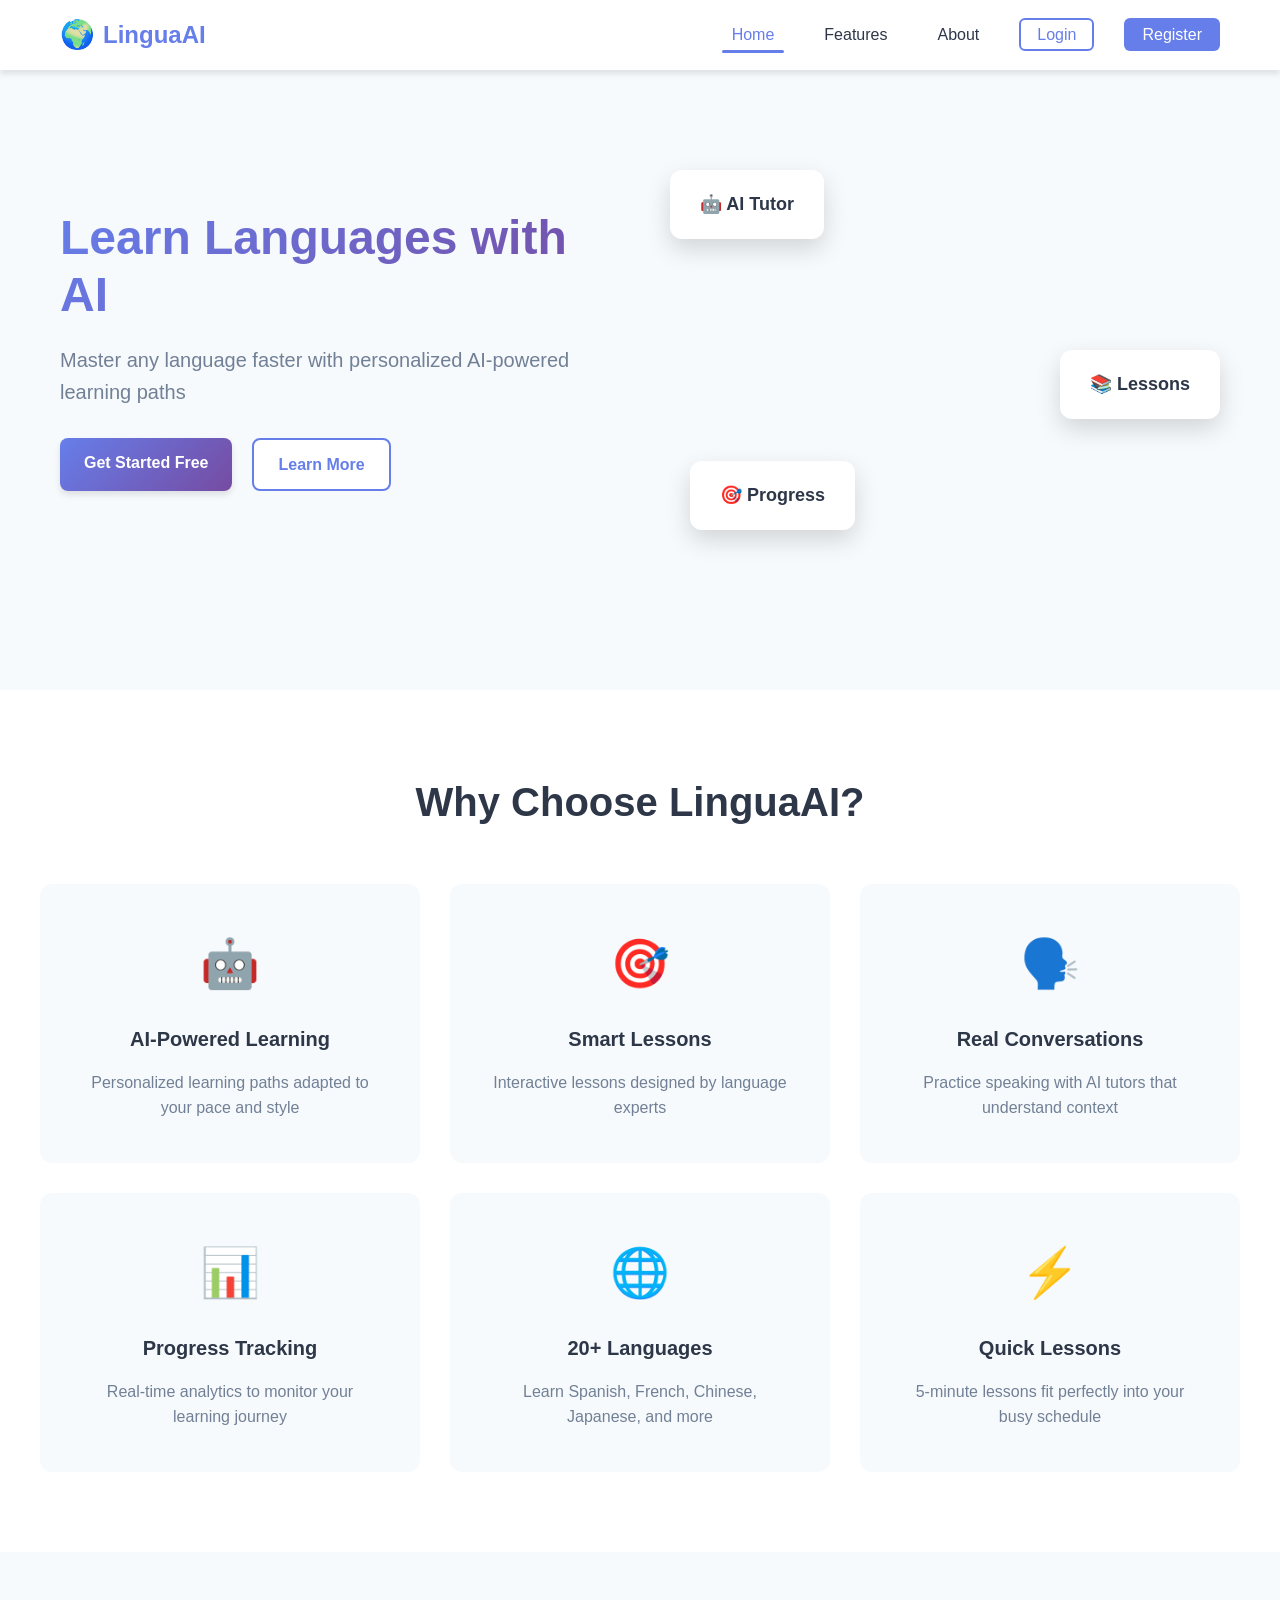
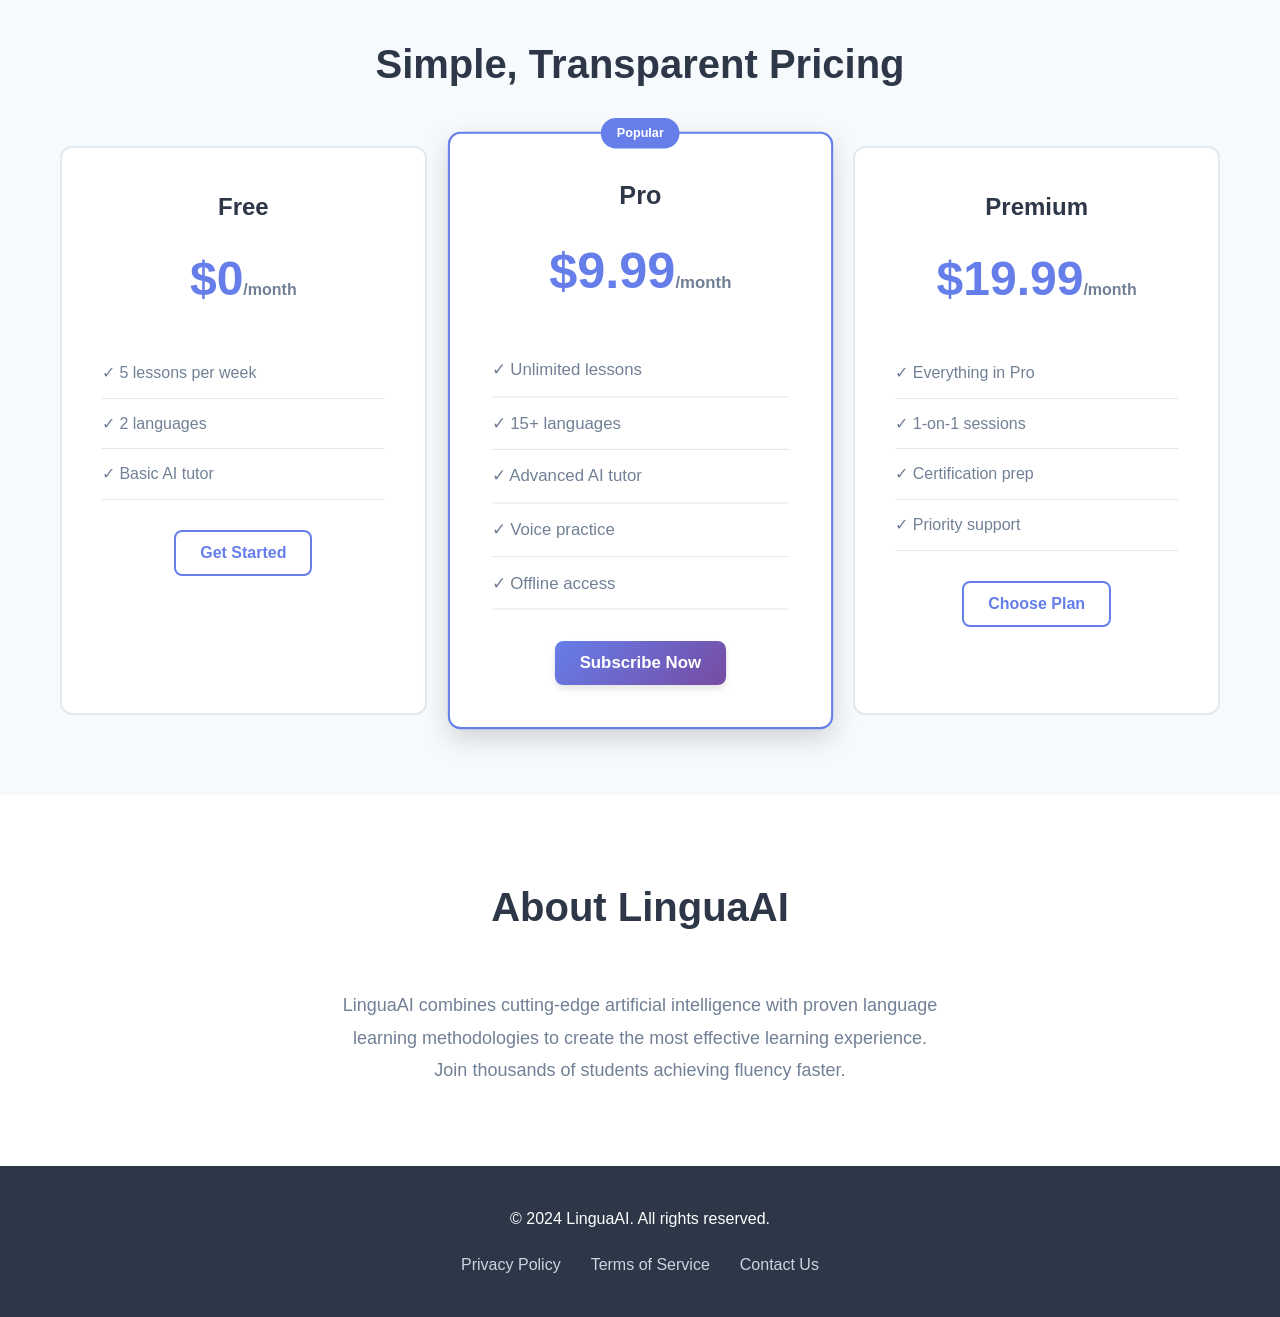
<file: index.html>
<!DOCTYPE html>
<html lang="en">
<head>
    <meta charset="UTF-8">
    <meta name="viewport" content="width=device-width, initial-scale=1.0">
    <title>LinguaAI - AI-Powered Language Learning</title>
    <link rel="stylesheet" href="styles.css">
</head>
<body>
    <!-- Navigation -->
    <nav class="navbar">
        <div class="nav-container">
            <a href="index.html" class="nav-logo">
                <span class="logo-icon">🌍</span> LinguaAI
            </a>
            <ul class="nav-menu">
                <li class="nav-item"><a href="index.html" class="nav-link active">Home</a></li>
                <li class="nav-item"><a href="#features" class="nav-link">Features</a></li>
                <li class="nav-item"><a href="#about" class="nav-link">About</a></li>
                <li class="nav-item"><a href="login.html" class="nav-link btn-login">Login</a></li>
                <li class="nav-item"><a href="register.html" class="nav-link btn-register">Register</a></li>
            </ul>
        </div>
    </nav>

    <!-- Hero Section -->
    <section class="hero">
        <div class="hero-content">
            <h1>Learn Languages with AI</h1>
            <p>Master any language faster with personalized AI-powered learning paths</p>
            <div class="hero-buttons">
                <a href="register.html" class="btn btn-primary">Get Started Free</a>
                <a href="#features" class="btn btn-secondary">Learn More</a>
            </div>
        </div>
        <div class="hero-image">
            <div class="floating-card">🤖 AI Tutor</div>
            <div class="floating-card">📚 Lessons</div>
            <div class="floating-card">🎯 Progress</div>
        </div>
    </section>

    <!-- Features Section -->
    <section id="features" class="features">
        <h2>Why Choose LinguaAI?</h2>
        <div class="features-grid">
            <div class="feature-card">
                <div class="feature-icon">🤖</div>
                <h3>AI-Powered Learning</h3>
                <p>Personalized learning paths adapted to your pace and style</p>
            </div>
            <div class="feature-card">
                <div class="feature-icon">🎯</div>
                <h3>Smart Lessons</h3>
                <p>Interactive lessons designed by language experts</p>
            </div>
            <div class="feature-card">
                <div class="feature-icon">🗣️</div>
                <h3>Real Conversations</h3>
                <p>Practice speaking with AI tutors that understand context</p>
            </div>
            <div class="feature-card">
                <div class="feature-icon">📊</div>
                <h3>Progress Tracking</h3>
                <p>Real-time analytics to monitor your learning journey</p>
            </div>
            <div class="feature-card">
                <div class="feature-icon">🌐</div>
                <h3>20+ Languages</h3>
                <p>Learn Spanish, French, Chinese, Japanese, and more</p>
            </div>
            <div class="feature-card">
                <div class="feature-icon">⚡</div>
                <h3>Quick Lessons</h3>
                <p>5-minute lessons fit perfectly into your busy schedule</p>
            </div>
        </div>
    </section>

    <!-- Pricing Section -->
    <section id="pricing" class="pricing">
        <h2>Simple, Transparent Pricing</h2>
        <div class="pricing-grid">
            <div class="pricing-card">
                <h3>Free</h3>
                <p class="price">$0<span>/month</span></p>
                <ul class="pricing-features">
                    <li>✓ 5 lessons per week</li>
                    <li>✓ 2 languages</li>
                    <li>✓ Basic AI tutor</li>
                </ul>
                <button class="btn btn-secondary" onclick="window.location.href='register.html'">Get Started</button>
            </div>
            <div class="pricing-card featured">
                <div class="badge">Popular</div>
                <h3>Pro</h3>
                <p class="price">$9.99<span>/month</span></p>
                <ul class="pricing-features">
                    <li>✓ Unlimited lessons</li>
                    <li>✓ 15+ languages</li>
                    <li>✓ Advanced AI tutor</li>
                    <li>✓ Voice practice</li>
                    <li>✓ Offline access</li>
                </ul>
                <button class="btn btn-primary">Subscribe Now</button>
            </div>
            <div class="pricing-card">
                <h3>Premium</h3>
                <p class="price">$19.99<span>/month</span></p>
                <ul class="pricing-features">
                    <li>✓ Everything in Pro</li>
                    <li>✓ 1-on-1 sessions</li>
                    <li>✓ Certification prep</li>
                    <li>✓ Priority support</li>
                </ul>
                <button class="btn btn-secondary" onclick="window.location.href='register.html'">Choose Plan</button>
            </div>
        </div>
    </section>

    <!-- About Section -->
    <section id="about" class="about">
        <h2>About LinguaAI</h2>
        <p>LinguaAI combines cutting-edge artificial intelligence with proven language learning methodologies to create the most effective learning experience. Join thousands of students achieving fluency faster.</p>
    </section>

    <!-- Footer -->
    <footer class="footer">
        <div class="footer-content">
            <p>&copy; 2024 LinguaAI. All rights reserved.</p>
            <ul class="footer-links">
                <li><a href="#privacy">Privacy Policy</a></li>
                <li><a href="#terms">Terms of Service</a></li>
                <li><a href="#contact">Contact Us</a></li>
            </ul>
        </div>
    </footer>

    <script src="script.js"></script>
</body>
</html>
</file>
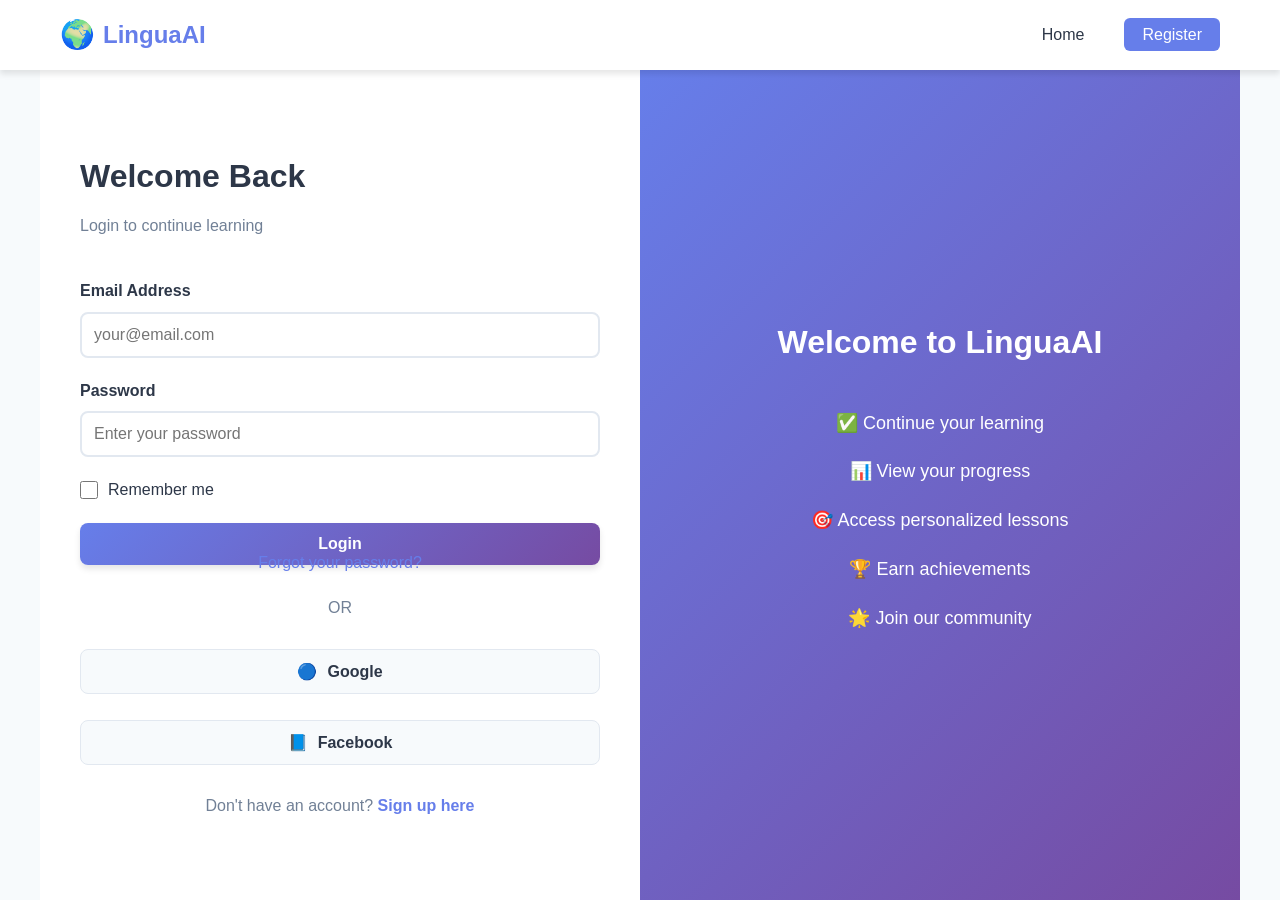
<file: dashboard.html>
<!DOCTYPE html>
<html lang="en">
<head>
    <meta charset="UTF-8">
    <meta name="viewport" content="width=device-width, initial-scale=1.0">
    <title>Dashboard - LinguaAI</title>
    <link rel="stylesheet" href="styles.css">
</head>
<body class="dashboard-page">
    <!-- Navigation -->
    <nav class="navbar dashboard-navbar">
        <div class="nav-container">
            <a href="dashboard.html" class="nav-logo">
                <span class="logo-icon">🌍</span> LinguaAI
            </a>
            <ul class="nav-menu">
                <li class="nav-item"><a href="#profile" class="nav-link">👤 Profile</a></li>
                <li class="nav-item"><a href="#settings" class="nav-link">⚙️ Settings</a></li>
                <li class="nav-item"><a href="index.html" class="nav-link btn-logout" onclick="handleLogout()">Logout</a></li>
            </ul>
        </div>
    </nav>

    <div class="dashboard-container">
        <!-- Sidebar -->
        <aside class="dashboard-sidebar">
            <div class="user-profile">
                <div class="user-avatar">JD</div>
                <h3 id="userName">John Doe</h3>
                <p id="userLevel">Beginner</p>
            </div>

            <nav class="sidebar-menu">
                <a href="#overview" class="menu-item active" onclick="switchTab('overview')">
                    <span>📊</span> Overview
                </a>
                <a href="#courses" class="menu-item" onclick="switchTab('courses')">
                    <span>📚</span> My Courses
                </a>
                <a href="#lessons" class="menu-item" onclick="switchTab('lessons')">
                    <span>🎯</span> Lessons
                </a>
                <a href="#practice" class="menu-item" onclick="switchTab('practice')">
                    <span>🗣️</span> Practice
                </a>
                <a href="#achievements" class="menu-item" onclick="switchTab('achievements')">
                    <span>🏆</span> Achievements
                </a>
                <a href="#statistics" class="menu-item" onclick="switchTab('statistics')">
                    <span>📈</span> Statistics
                </a>
            </nav>
        </aside>

        <!-- Main Content -->
        <main class="dashboard-main">
            <!-- Overview Tab -->
            <section id="overview" class="tab-content active">
                <h1>Welcome Back, John! 👋</h1>
                
                <div class="stats-grid">
                    <div class="stat-card">
                        <div class="stat-icon">🔥</div>
                        <div class="stat-content">
                            <h3>Current Streak</h3>
                            <p class="stat-value">12 days</p>
                            <small>Keep it going!</small>
                        </div>
                    </div>
                    <div class="stat-card">
                        <div class="stat-icon">⏱️</div>
                        <div class="stat-content">
                            <h3>Time Learning</h3>
                            <p class="stat-value">24h 30m</p>
                            <small>This month</small>
                        </div>
                    </div>
                    <div class="stat-card">
                        <div class="stat-icon">📖</div>
                        <div class="stat-content">
                            <h3>Lessons Done</h3>
                            <p class="stat-value">47</p>
                            <small>Total</small>
                        </div>
                    </div>
                    <div class="stat-card">
                        <div class="stat-icon">⭐</div>
                        <div class="stat-content">
                            <h3>Points Earned</h3>
                            <p class="stat-value">2,340</p>
                            <small>XP</small>
                        </div>
                    </div>
                </div>

                <div class="content-row">
                    <div class="content-card wide">
                        <h2>Your Progress</h2>
                        <div class="progress-item">
                            <div class="progress-header">
                                <span>Spanish Basics</span>
                                <span>65%</span>
                            </div>
                            <div class="progress-bar">
                                <div class="progress-fill" style="width: 65%"></div>
                            </div>
                        </div>
                        <div class="progress-item">
                            <div class="progress-header">
                                <span>French Vocabulary</span>
                                <span>45%</span>
                            </div>
                            <div class="progress-bar">
                                <div class="progress-fill" style="width: 45%"></div>
                            </div>
                        </div>
                        <div class="progress-item">
                            <div class="progress-header">
                                <span>Japanese Hiragana</span>
                                <span>80%</span>
                            </div>
                            <div class="progress-bar">
                                <div class="progress-fill" style="width: 80%"></div>
                            </div>
                        </div>
                    </div>

                    <div class="content-card">
                        <h2>Quick Actions</h2>
                        <button class="quick-btn" onclick="startLesson()">
                            <span>▶️</span> Start Lesson
                        </button>
                        <button class="quick-btn" onclick="practiceVocab()">
                            <span>🎤</span> Practice Speaking
                        </button>
                        <button class="quick-btn" onclick="takeQuiz()">
                            <span>❓</span> Take Quiz
                        </button>
                        <button class="quick-btn" onclick="reviewCards()">
                            <span>🔄</span> Review Cards
                        </button>
                    </div>
                </div>
            </section>

            <!-- Courses Tab -->
            <section id="courses" class="tab-content">
                <h1>My Courses</h1>
                <div class="courses-grid">
                    <div class="course-card">
                        <div class="course-header">
                            <h3>Spanish Basics</h3>
                            <span class="course-level">Beginner</span>
                        </div>
                        <p class="course-desc">Learn essential Spanish vocabulary and grammar</p>
                        <div class="course-progress">
                            <div class="progress-bar small">
                                <div class="progress-fill" style="width: 65%"></div>
                            </div>
                            <span class="progress-text">65% Complete</span>
                        </div>
                        <button class="btn btn-secondary" onclick="continueCourse('spanish')">Continue</button>
                    </div>

                    <div class="course-card">
                        <div class="course-header">
                            <h3>French Conversations</h3>
                            <span class="course-level">Intermediate</span>
                        </div>
                        <p class="course-desc">Master everyday conversations in French</p>
                        <div class="course-progress">
                            <div class="progress-bar small">
                                <div class="progress-fill" style="width: 45%"></div>
                            </div>
                            <span class="progress-text">45% Complete</span>
                        </div>
                        <button class="btn btn-secondary" onclick="continueCourse('french')">Continue</button>
                    </div>

                    <div class="course-card">
                        <div class="course-header">
                            <h3>Japanese Hiragana</h3>
                            <span class="course-level">Beginner</span>
                        </div>
                        <p class="course-desc">Learn Japanese writing systems and characters</p>
                        <div class="course-progress">
                            <div class="progress-bar small">
                                <div class="progress-fill" style="width: 80%"></div>
                            </div>
                            <span class="progress-text">80% Complete</span>
                        </div>
                        <button class="btn btn-secondary" onclick="continueCourse('japanese')">Continue</button>
                    </div>
                </div>
            </section>

            <!-- Lessons Tab -->
            <section id="lessons" class="tab-content">
                <h1>Lesson Schedule</h1>
                <div class="lessons-list">
                    <div class="lesson-item">
                        <div class="lesson-date">Today</div>
                        <div class="lesson-details">
                            <h3>Spanish: Present Tense Verbs</h3>
                            <p>Duration: 10 minutes | Difficulty: Intermediate</p>
                        </div>
                        <button class="btn btn-primary" onclick="startLesson()">Start</button>
                    </div>
                    <div class="lesson-item">
                        <div class="lesson-date">Tomorrow</div>
                        <div class="lesson-details">
                            <h3>French: Food & Restaurant Vocabulary</h3>
                            <p>Duration: 15 minutes | Difficulty: Beginner</p>
                        </div>
                        <button class="btn btn-secondary" onclick="alert('Unlock tomorrow!')">View</button>
                    </div>
                    <div class="lesson-item">
                        <div class="lesson-date">In 2 Days</div>
                        <div class="lesson-details">
                            <h3>Japanese: Basic Hiragana Characters</h3>
                            <p>Duration: 12 minutes | Difficulty: Beginner</p>
                        </div>
                        <button class="btn btn-secondary" onclick="alert('Coming soon!')">View</button>
                    </div>
                </div>
            </section>

            <!-- Practice Tab -->
            <section id="practice" class="tab-content">
                <h1>Practice Zone</h1>
                <div class="practice-grid">
                    <div class="practice-card">
                        <h3>🗣️ Speaking Practice</h3>
                        <p>Speak with AI tutor and improve pronunciation</p>
                        <button class="btn btn-primary" onclick="startPractice('speaking')">Start Practice</button>
                    </div>
                    <div class="practice-card">
                        <h3>👂 Listening Exercises</h3>
                        <p>Train your ears with native speaker audio</p>
                        <button class="btn btn-primary" onclick="startPractice('listening')">Start Practice</button>
                    </div>
                    <div class="practice-card">
                        <h3>✏️ Writing Drills</h3>
                        <p>Practice writing with instant feedback</p>
                        <button class="btn btn-primary" onclick="startPractice('writing')">Start Practice</button>
                    </div>
                    <div class="practice-card">
                        <h3>🎯 Vocab Review</h3>
                        <p>Flashcards and spaced repetition</p>
                        <button class="btn btn-primary" onclick="startPractice('vocab')">Start Practice</button>
                    </div>
                </div>
            </section>

            <!-- Achievements Tab -->
            <section id="achievements" class="tab-content">
                <h1>🏆 Achievements</h1>
                <div class="achievements-grid">
                    <div class="achievement-badge earned">
                        <span>🚀</span>
                        <p>Quick Learner</p>
                        <small>Completed 10 lessons</small>
                    </div>
                    <div class="achievement-badge earned">
                        <span>🔥</span>
                        <p>On Fire</p>
                        <small>7 day streak</small>
                    </div>
                    <div class="achievement-badge earned">
                        <span>⭐</span>
                        <p>Perfect Score</p>
                        <small>100% on 5 quizzes</small>
                    </div>
                    <div class="achievement-badge locked">
                        <span>🌟</span>
                        <p>Polyglot</p>
                        <small>Learn 5 languages</small>
                    </div>
                    <div class="achievement-badge locked">
                        <span>🎖️</span>
                        <p>Master</p>
                        <small>Complete 100 lessons</small>
                    </div>
                    <div class="achievement-badge locked">
                        <span>👑</span>
                        <p>Champion</p>
                        <small>Reach level 50</small>
                    </div>
                </div>
            </section>

            <!-- Statistics Tab -->
            <section id="statistics" class="tab-content">
                <h1>📈 Statistics</h1>
                <div class="stats-detailed">
                    <div class="stat-box">
                        <h3>Weekly Activity</h3>
                        <div class="chart-placeholder">
                            <p>Activity chart would display here</p>
                        </div>
                    </div>
                    <div class="stat-box">
                        <h3>Learning Time</h3>
                        <ul class="stat-list">
                            <li><span>Monday:</span> 45 min</li>
                            <li><span>Tuesday:</span> 60 min</li>
                            <li><span>Wednesday:</span> 50 min</li>
                            <li><span>Thursday:</span> 40 min</li>
                            <li><span>Friday:</span> 55 min</li>
                            <li><span>Saturday:</span> 70 min</li>
                            <li><span>Sunday:</span> 35 min</li>
                        </ul>
                    </div>
                </div>
            </section>
        </main>
    </div>

    <script src="script.js"></script>
    <script>
        // Set user info on page load
        document.addEventListener('DOMContentLoaded', function() {
            loadUserDashboard();
        });
    </script>
</body>
</html>
</file>
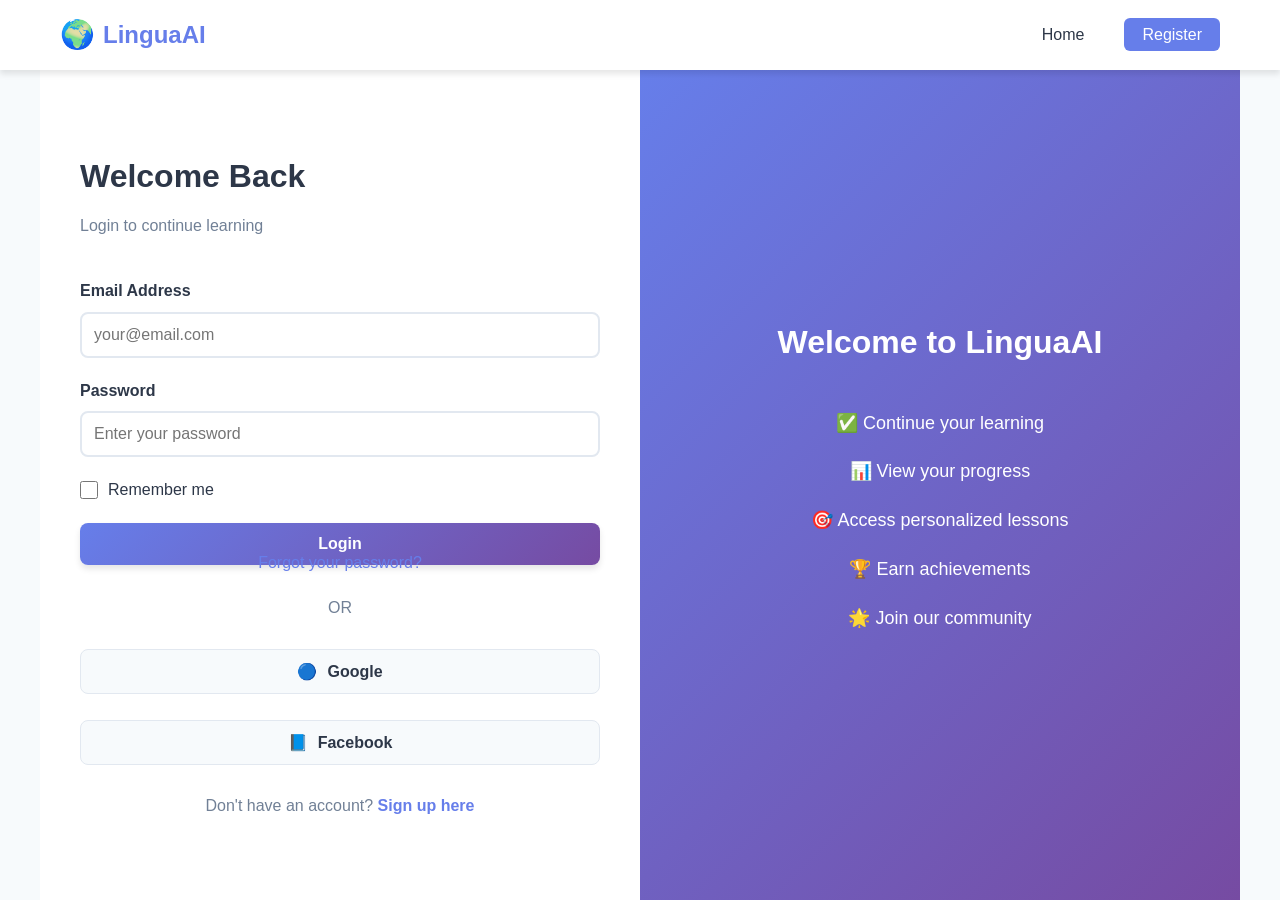
<file: login.html>
<!DOCTYPE html>
<html lang="en">
<head>
    <meta charset="UTF-8">
    <meta name="viewport" content="width=device-width, initial-scale=1.0">
    <title>Login - LinguaAI</title>
    <link rel="stylesheet" href="styles.css">
</head>
<body class="auth-page">
    <!-- Navigation -->
    <nav class="navbar">
        <div class="nav-container">
            <a href="index.html" class="nav-logo">
                <span class="logo-icon">🌍</span> LinguaAI
            </a>
            <ul class="nav-menu">
                <li class="nav-item"><a href="index.html" class="nav-link">Home</a></li>
                <li class="nav-item"><a href="register.html" class="nav-link btn-register">Register</a></li>
            </ul>
        </div>
    </nav>

    <div class="auth-container">
        <div class="auth-box">
            <h1>Welcome Back</h1>
            <p class="auth-subtitle">Login to continue learning</p>

            <form id="loginForm" class="auth-form" onsubmit="handleLogin(event)">
                <div class="form-group">
                    <label for="loginEmail">Email Address</label>
                    <input type="email" id="loginEmail" name="email" placeholder="your@email.com" required>
                </div>

                <div class="form-group">
                    <label for="loginPassword">Password</label>
                    <input type="password" id="loginPassword" name="password" placeholder="Enter your password" required>
                </div>

                <div class="form-group checkbox">
                    <input type="checkbox" id="rememberMe" name="rememberMe">
                    <label for="rememberMe">Remember me</label>
                </div>

                <button type="submit" class="btn btn-primary btn-block">Login</button>
            </form>

            <p class="forgot-password">
                <a href="#forgot">Forgot your password?</a>
            </p>

            <div class="divider">OR</div>

            <div class="social-login">
                <button class="btn btn-social" onclick="loginWithGoogle()">
                    <span>🔵</span> Google
                </button>
                <button class="btn btn-social" onclick="loginWithFacebook()">
                    <span>📘</span> Facebook
                </button>
            </div>

            <p class="auth-footer">Don't have an account? <a href="register.html">Sign up here</a></p>
        </div>

        <div class="auth-side">
            <div class="side-content">
                <h2>Welcome to LinguaAI</h2>
                <ul class="benefits">
                    <li>✅ Continue your learning</li>
                    <li>📊 View your progress</li>
                    <li>🎯 Access personalized lessons</li>
                    <li>🏆 Earn achievements</li>
                    <li>🌟 Join our community</li>
                </ul>
            </div>
        </div>
    </div>

    <script src="script.js"></script>
</body>
</html>
</file>
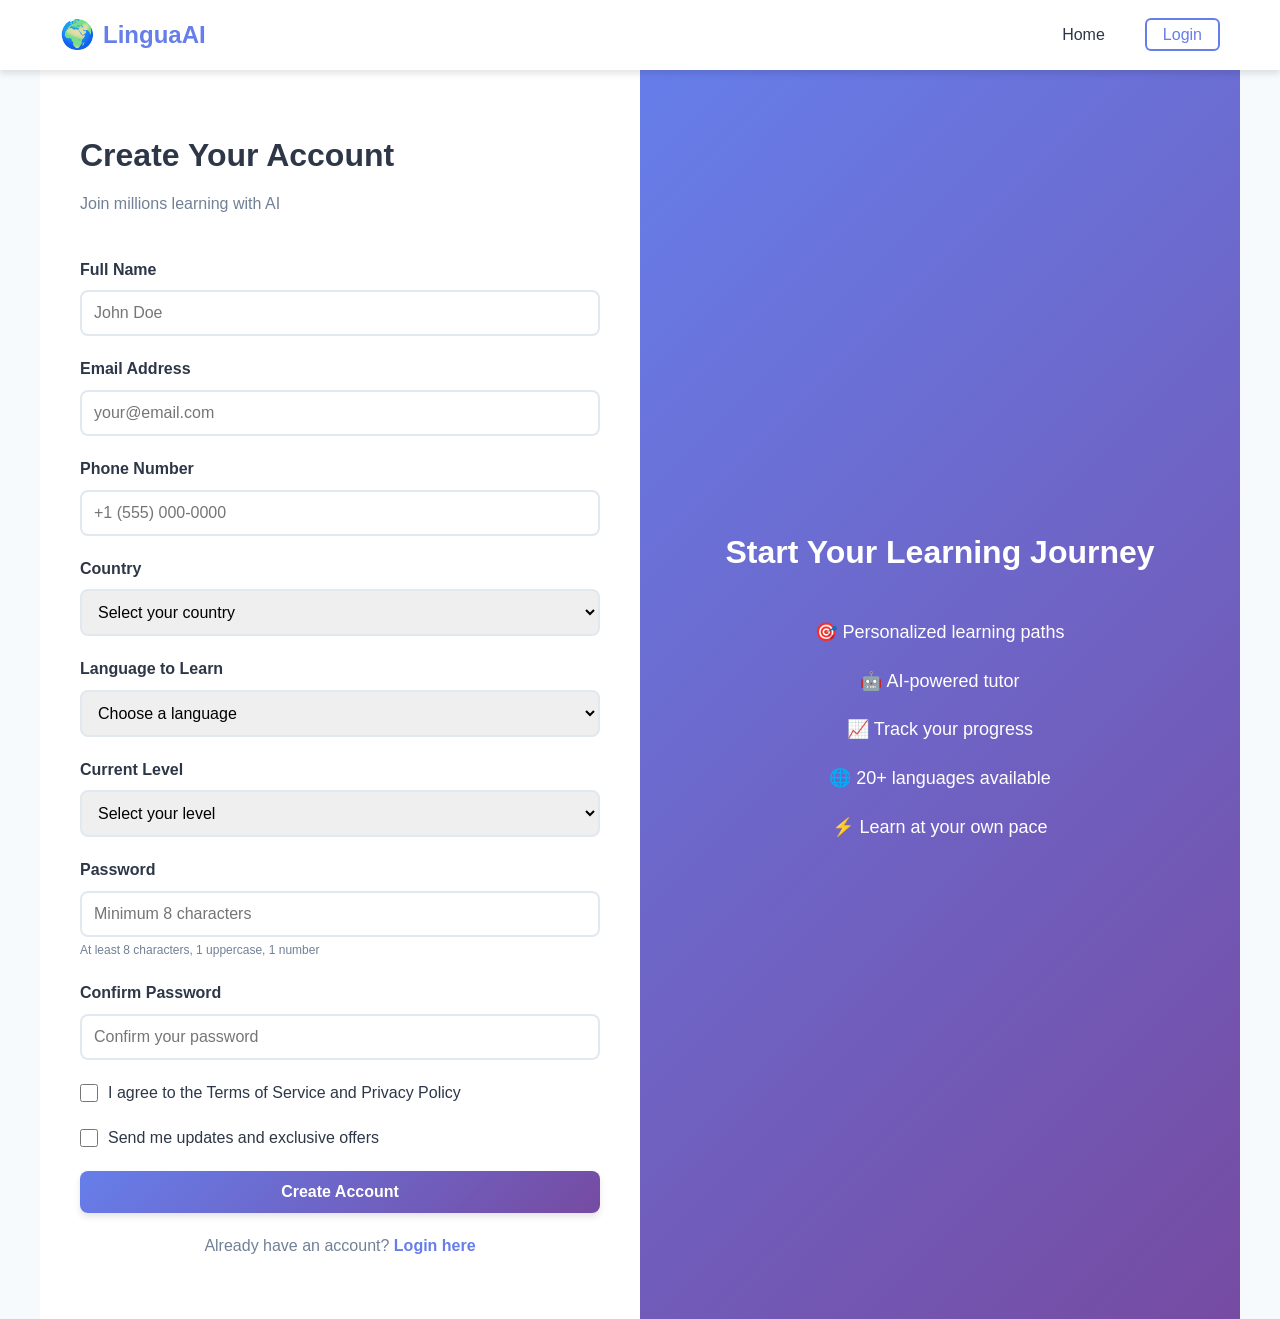
<file: register.html>
<!DOCTYPE html>
<html lang="en">
<head>
    <meta charset="UTF-8">
    <meta name="viewport" content="width=device-width, initial-scale=1.0">
    <title>Register - LinguaAI</title>
    <link rel="stylesheet" href="styles.css">
</head>
<body class="auth-page">
    <!-- Navigation -->
    <nav class="navbar">
        <div class="nav-container">
            <a href="index.html" class="nav-logo">
                <span class="logo-icon">🌍</span> LinguaAI
            </a>
            <ul class="nav-menu">
                <li class="nav-item"><a href="index.html" class="nav-link">Home</a></li>
                <li class="nav-item"><a href="login.html" class="nav-link btn-login">Login</a></li>
            </ul>
        </div>
    </nav>

    <div class="auth-container">
        <div class="auth-box">
            <h1>Create Your Account</h1>
            <p class="auth-subtitle">Join millions learning with AI</p>

            <form id="registerForm" class="auth-form" onsubmit="handleRegister(event)">
                <div class="form-group">
                    <label for="fullname">Full Name</label>
                    <input type="text" id="fullname" name="fullname" placeholder="John Doe" required>
                </div>

                <div class="form-group">
                    <label for="email">Email Address</label>
                    <input type="email" id="email" name="email" placeholder="your@email.com" required>
                </div>

                <div class="form-group">
                    <label for="phone">Phone Number</label>
                    <input type="tel" id="phone" name="phone" placeholder="+1 (555) 000-0000">
                </div>

                <div class="form-group">
                    <label for="country">Country</label>
                    <select id="country" name="country">
                        <option value="">Select your country</option>
                        <option value="US">United States</option>
                        <option value="UK">United Kingdom</option>
                        <option value="CA">Canada</option>
                        <option value="AU">Australia</option>
                        <option value="IN">India</option>
                        <option value="other">Other</option>
                    </select>
                </div>

                <div class="form-group">
                    <label for="language">Language to Learn</label>
                    <select id="language" name="language" required>
                        <option value="">Choose a language</option>
                        <option value="spanish">Spanish</option>
                        <option value="french">French</option>
                        <option value="german">German</option>
                        <option value="japanese">Japanese</option>
                        <option value="chinese">Chinese</option>
                        <option value="korean">Korean</option>
                        <option value="portuguese">Portuguese</option>
                        <option value="italian">Italian</option>
                    </select>
                </div>

                <div class="form-group">
                    <label for="level">Current Level</label>
                    <select id="level" name="level" required>
                        <option value="">Select your level</option>
                        <option value="beginner">Beginner</option>
                        <option value="intermediate">Intermediate</option>
                        <option value="advanced">Advanced</option>
                    </select>
                </div>

                <div class="form-group">
                    <label for="password">Password</label>
                    <input type="password" id="password" name="password" placeholder="Minimum 8 characters" required>
                    <small>At least 8 characters, 1 uppercase, 1 number</small>
                </div>

                <div class="form-group">
                    <label for="confirmPassword">Confirm Password</label>
                    <input type="password" id="confirmPassword" name="confirmPassword" placeholder="Confirm your password" required>
                </div>

                <div class="form-group checkbox">
                    <input type="checkbox" id="terms" name="terms" required>
                    <label for="terms">I agree to the Terms of Service and Privacy Policy</label>
                </div>

                <div class="form-group checkbox">
                    <input type="checkbox" id="newsletter" name="newsletter">
                    <label for="newsletter">Send me updates and exclusive offers</label>
                </div>

                <button type="submit" class="btn btn-primary btn-block">Create Account</button>
            </form>

            <p class="auth-footer">Already have an account? <a href="login.html">Login here</a></p>
        </div>

        <div class="auth-side">
            <div class="side-content">
                <h2>Start Your Learning Journey</h2>
                <ul class="benefits">
                    <li>🎯 Personalized learning paths</li>
                    <li>🤖 AI-powered tutor</li>
                    <li>📈 Track your progress</li>
                    <li>🌐 20+ languages available</li>
                    <li>⚡ Learn at your own pace</li>
                </ul>
            </div>
        </div>
    </div>

    <script src="script.js"></script>
</body>
</html>
</file>
<file: styles.css>
/* ========================================
   GLOBAL STYLES & RESET
   ======================================== */

* {
    margin: 0;
    padding: 0;
    box-sizing: border-box;
}

:root {
    --primary-color: #667eea;
    --secondary-color: #764ba2;
    --accent-color: #f093fb;
    --text-dark: #2d3748;
    --text-light: #718096;
    --bg-light: #f7fafc;
    --bg-white: #ffffff;
    --border-color: #e2e8f0;
    --success-color: #48bb78;
    --warning-color: #ed8936;
    --error-color: #f56565;
    --shadow-sm: 0 1px 3px rgba(0, 0, 0, 0.1);
    --shadow-md: 0 4px 6px rgba(0, 0, 0, 0.1);
    --shadow-lg: 0 10px 25px rgba(0, 0, 0, 0.15);
    --transition: all 0.3s ease;
}

body {
    font-family: 'Segoe UI', Tahoma, Geneva, Verdana, sans-serif;
    color: var(--text-dark);
    background-color: var(--bg-light);
    line-height: 1.6;
}

html {
    scroll-behavior: smooth;
}

a {
    color: var(--primary-color);
    text-decoration: none;
    transition: var(--transition);
}

a:hover {
    color: var(--secondary-color);
}

/* ========================================
   NAVIGATION
   ======================================== */

.navbar {
    background: var(--bg-white);
    box-shadow: var(--shadow-md);
    position: sticky;
    top: 0;
    z-index: 1000;
}

.nav-container {
    max-width: 1200px;
    margin: 0 auto;
    padding: 0 20px;
    display: flex;
    justify-content: space-between;
    align-items: center;
    height: 70px;
}

.nav-logo {
    font-size: 24px;
    font-weight: bold;
    color: var(--primary-color);
    display: flex;
    align-items: center;
    gap: 8px;
}

.logo-icon {
    font-size: 28px;
}

.nav-menu {
    display: flex;
    list-style: none;
    gap: 30px;
    align-items: center;
}

.nav-item {
    position: relative;
}

.nav-link {
    color: var(--text-dark);
    font-weight: 500;
    position: relative;
    transition: var(--transition);
    padding: 5px 10px;
}

.nav-link:hover {
    color: var(--primary-color);
}

.nav-link.active {
    color: var(--primary-color);
}

.nav-link.active::after {
    content: '';
    position: absolute;
    bottom: -5px;
    left: 0;
    right: 0;
    height: 3px;
    background: var(--primary-color);
    border-radius: 2px;
}

.btn-login,
.btn-logout {
    color: var(--primary-color) !important;
    border: 2px solid var(--primary-color);
    padding: 6px 16px;
    border-radius: 6px;
    transition: var(--transition);
}

.btn-login:hover,
.btn-logout:hover {
    background: var(--primary-color);
    color: white !important;
}

.btn-register {
    background: var(--primary-color);
    color: white !important;
    padding: 8px 18px;
    border-radius: 6px;
    transition: var(--transition);
}

.btn-register:hover {
    background: var(--secondary-color);
    transform: translateY(-2px);
}

/* ========================================
   BUTTONS
   ======================================== */

.btn {
    display: inline-block;
    padding: 12px 24px;
    border: none;
    border-radius: 8px;
    font-size: 16px;
    font-weight: 600;
    cursor: pointer;
    transition: var(--transition);
    text-align: center;
}

.btn-primary {
    background: linear-gradient(135deg, var(--primary-color), var(--secondary-color));
    color: white;
    box-shadow: var(--shadow-md);
}

.btn-primary:hover {
    transform: translateY(-2px);
    box-shadow: var(--shadow-lg);
}

.btn-secondary {
    background: white;
    color: var(--primary-color);
    border: 2px solid var(--primary-color);
}

.btn-secondary:hover {
    background: var(--bg-light);
}

.btn-block {
    width: 100%;
    display: block;
}

.btn-social {
    background: var(--bg-light);
    color: var(--text-dark);
    border: 1px solid var(--border-color);
    width: 100%;
    margin: 8px 0;
    display: flex;
    align-items: center;
    justify-content: center;
    gap: 10px;
}

.btn-social:hover {
    background: white;
    border-color: var(--primary-color);
}

/* ========================================
   HERO SECTION
   ======================================== */

.hero {
    max-width: 1200px;
    margin: 0 auto;
    padding: 80px 20px;
    display: grid;
    grid-template-columns: 1fr 1fr;
    gap: 60px;
    align-items: center;
}

.hero-content h1 {
    font-size: 48px;
    line-height: 1.2;
    margin-bottom: 20px;
    background: linear-gradient(135deg, var(--primary-color), var(--secondary-color));
    -webkit-background-clip: text;
    -webkit-text-fill-color: transparent;
    background-clip: text;
}

.hero-content p {
    font-size: 20px;
    color: var(--text-light);
    margin-bottom: 30px;
}

.hero-buttons {
    display: flex;
    gap: 20px;
    flex-wrap: wrap;
}

.hero-image {
    position: relative;
    height: 400px;
    display: flex;
    align-items: center;
    justify-content: center;
}

.floating-card {
    position: absolute;
    background: white;
    padding: 20px 30px;
    border-radius: 12px;
    box-shadow: var(--shadow-lg);
    font-weight: 600;
    font-size: 18px;
    animation: float 3s ease-in-out infinite;
}

.floating-card:nth-child(1) {
    top: 20px;
    left: 0;
    animation-delay: 0s;
}

.floating-card:nth-child(2) {
    top: 50%;
    right: 0;
    animation-delay: 1s;
}

.floating-card:nth-child(3) {
    bottom: 20px;
    left: 20px;
    animation-delay: 2s;
}

@keyframes float {
    0%, 100% {
        transform: translateY(0px);
    }
    50% {
        transform: translateY(-20px);
    }
}

/* ========================================
   FEATURES SECTION
   ======================================== */

.features {
    background: var(--bg-white);
    padding: 80px 20px;
    margin-top: 60px;
}

.features h2,
.pricing h2,
.about h2 {
    text-align: center;
    font-size: 40px;
    margin-bottom: 50px;
    color: var(--text-dark);
}

.features-grid {
    max-width: 1200px;
    margin: 0 auto;
    display: grid;
    grid-template-columns: repeat(auto-fit, minmax(300px, 1fr));
    gap: 30px;
}

.feature-card {
    background: var(--bg-light);
    padding: 40px;
    border-radius: 12px;
    text-align: center;
    transition: var(--transition);
    border: 2px solid transparent;
}

.feature-card:hover {
    transform: translateY(-10px);
    border-color: var(--primary-color);
    box-shadow: var(--shadow-lg);
}

.feature-icon {
    font-size: 48px;
    margin-bottom: 20px;
}

.feature-card h3 {
    margin-bottom: 15px;
    font-size: 20px;
}

.feature-card p {
    color: var(--text-light);
}

/* ========================================
   PRICING SECTION
   ======================================== */

.pricing {
    max-width: 1200px;
    margin: 0 auto;
    padding: 80px 20px;
}

.pricing-grid {
    display: grid;
    grid-template-columns: repeat(auto-fit, minmax(300px, 1fr));
    gap: 30px;
    margin-top: 50px;
}

.pricing-card {
    background: var(--bg-white);
    border: 2px solid var(--border-color);
    border-radius: 12px;
    padding: 40px;
    text-align: center;
    transition: var(--transition);
    position: relative;
}

.pricing-card:hover {
    transform: translateY(-10px);
    border-color: var(--primary-color);
    box-shadow: var(--shadow-lg);
}

.pricing-card.featured {
    border-color: var(--primary-color);
    box-shadow: var(--shadow-lg);
    transform: scale(1.05);
}

.badge {
    position: absolute;
    top: -15px;
    left: 50%;
    transform: translateX(-50%);
    background: var(--primary-color);
    color: white;
    padding: 5px 15px;
    border-radius: 20px;
    font-size: 12px;
    font-weight: 600;
}

.pricing-card h3 {
    margin-bottom: 15px;
    font-size: 24px;
}

.price {
    font-size: 48px;
    font-weight: bold;
    color: var(--primary-color);
    margin-bottom: 30px;
}

.price span {
    font-size: 16px;
    color: var(--text-light);
}

.pricing-features {
    list-style: none;
    text-align: left;
    margin-bottom: 30px;
}

.pricing-features li {
    padding: 12px 0;
    border-bottom: 1px solid var(--border-color);
    color: var(--text-light);
}

/* ========================================
   ABOUT SECTION
   ======================================== */

.about {
    background: var(--bg-white);
    padding: 80px 20px;
    text-align: center;
}

.about p {
    max-width: 600px;
    margin: 0 auto;
    font-size: 18px;
    color: var(--text-light);
    line-height: 1.8;
}

/* ========================================
   FOOTER
   ======================================== */

.footer {
    background: var(--text-dark);
    color: white;
    padding: 40px 20px;
    text-align: center;
}

.footer-content {
    max-width: 1200px;
    margin: 0 auto;
}

.footer-links {
    display: flex;
    justify-content: center;
    gap: 30px;
    list-style: none;
    margin-top: 20px;
}

.footer-links a {
    color: #cbd5e0;
    transition: var(--transition);
}

.footer-links a:hover {
    color: white;
}

/* ========================================
   AUTHENTICATION PAGES
   ======================================== */

.auth-page {
    background: var(--bg-light);
}

.auth-container {
    min-height: calc(100vh - 70px);
    display: grid;
    grid-template-columns: 1fr 1fr;
    max-width: 1200px;
    margin: 0 auto;
}

.auth-box {
    display: flex;
    flex-direction: column;
    justify-content: center;
    padding: 60px 40px;
    background: var(--bg-white);
}

.auth-box h1 {
    font-size: 32px;
    margin-bottom: 10px;
}

.auth-subtitle {
    color: var(--text-light);
    margin-bottom: 40px;
}

.auth-form {
    display: flex;
    flex-direction: column;
    gap: 20px;
}

.form-group {
    display: flex;
    flex-direction: column;
}

.form-group label {
    font-weight: 600;
    margin-bottom: 8px;
    color: var(--text-dark);
}

.form-group input,
.form-group select {
    padding: 12px;
    border: 2px solid var(--border-color);
    border-radius: 8px;
    font-size: 16px;
    transition: var(--transition);
    font-family: inherit;
}

.form-group input:focus,
.form-group select:focus {
    outline: none;
    border-color: var(--primary-color);
    box-shadow: 0 0 0 3px rgba(102, 126, 234, 0.1);
}

.form-group small {
    color: var(--text-light);
    font-size: 12px;
    margin-top: 4px;
}

.form-group.checkbox {
    flex-direction: row;
    align-items: center;
    gap: 10px;
}

.form-group.checkbox input {
    width: 18px;
    height: 18px;
    margin: 0;
    cursor: pointer;
}

.form-group.checkbox label {
    margin: 0;
    font-weight: 500;
}

.auth-footer {
    text-align: center;
    margin-top: 20px;
    color: var(--text-light);
}

.auth-footer a {
    font-weight: 600;
}

.forgot-password {
    text-align: center;
    margin-top: -15px;
}

.divider {
    text-align: center;
    color: var(--text-light);
    position: relative;
    margin: 20px 0;
}

.divider::before {
    content: '';
    position: absolute;
    left: 0;
    top: 50%;
    width: 100%;
    height: 1px;
    background: var(--border-color);
    z-index: -1;
}

.divider {
    background: var(--bg-white);
    padding: 0 10px;
}

.social-login {
    display: flex;
    flex-direction: column;
    gap: 10px;
}

.auth-side {
    background: linear-gradient(135deg, var(--primary-color), var(--secondary-color));
    color: white;
    display: flex;
    align-items: center;
    justify-content: center;
    padding: 60px 40px;
}

.side-content {
    text-align: center;
}

.side-content h2 {
    font-size: 32px;
    margin-bottom: 40px;
}

.benefits {
    list-style: none;
}

.benefits li {
    font-size: 18px;
    margin-bottom: 20px;
}

/* ========================================
   DASHBOARD
   ======================================== */

.dashboard-page {
    background: var(--bg-light);
}

.dashboard-navbar {
    background: var(--bg-white);
}

.dashboard-container {
    display: grid;
    grid-template-columns: 250px 1fr;
    max-width: 1400px;
    margin: 0 auto;
    min-height: calc(100vh - 70px);
}

.dashboard-sidebar {
    background: var(--bg-white);
    border-right: 1px solid var(--border-color);
    padding: 30px 20px;
}

.user-profile {
    text-align: center;
    margin-bottom: 40px;
    padding-bottom: 30px;
    border-bottom: 1px solid var(--border-color);
}

.user-avatar {
    width: 80px;
    height: 80px;
    margin: 0 auto 15px;
    background: linear-gradient(135deg, var(--primary-color), var(--secondary-color));
    color: white;
    display: flex;
    align-items: center;
    justify-content: center;
    border-radius: 50%;
    font-size: 32px;
    font-weight: bold;
}

.user-profile h3 {
    margin-bottom: 5px;
}

.user-profile p {
    color: var(--text-light);
    font-size: 14px;
}

.sidebar-menu {
    display: flex;
    flex-direction: column;
    gap: 10px;
}

.menu-item {
    display: flex;
    align-items: center;
    gap: 12px;
    padding: 12px 16px;
    color: var(--text-dark);
    border-radius: 8px;
    transition: var(--transition);
    cursor: pointer;
}

.menu-item:hover {
    background: var(--bg-light);
    color: var(--primary-color);
}

.menu-item.active {
    background: var(--primary-color);
    color: white;
}

.menu-item span {
    font-size: 18px;
}

.dashboard-main {
    padding: 40px;
}

.tab-content {
    display: none;
    animation: fadeIn 0.3s ease-in;
}

.tab-content.active {
    display: block;
}

@keyframes fadeIn {
    from {
        opacity: 0;
    }
    to {
        opacity: 1;
    }
}

.dashboard-main h1 {
    margin-bottom: 30px;
    font-size: 32px;
}

.stats-grid {
    display: grid;
    grid-template-columns: repeat(auto-fit, minmax(250px, 1fr));
    gap: 20px;
    margin-bottom: 40px;
}

.stat-card {
    background: var(--bg-white);
    padding: 25px;
    border-radius: 12px;
    box-shadow: var(--shadow-md);
    display: flex;
    align-items: center;
    gap: 20px;
}

.stat-icon {
    font-size: 36px;
}

.stat-content h3 {
    color: var(--text-light);
    font-size: 14px;
    margin-bottom: 8px;
}

.stat-value {
    font-size: 28px;
    font-weight: bold;
    color: var(--primary-color);
}

.stat-card small {
    color: var(--text-light);
    font-size: 12px;
}

.content-row {
    display: grid;
    grid-template-columns: 2fr 1fr;
    gap: 30px;
    margin-bottom: 40px;
}

.content-card {
    background: var(--bg-white);
    padding: 30px;
    border-radius: 12px;
    box-shadow: var(--shadow-md);
}

.content-card h2 {
    font-size: 20px;
    margin-bottom: 25px;
}

.progress-item {
    margin-bottom: 25px;
}

.progress-header {
    display: flex;
    justify-content: space-between;
    margin-bottom: 10px;
    font-weight: 600;
}

.progress-bar {
    width: 100%;
    height: 8px;
    background: var(--border-color);
    border-radius: 4px;
    overflow: hidden;
}

.progress-fill {
    height: 100%;
    background: linear-gradient(90deg, var(--primary-color), var(--secondary-color));
    border-radius: 4px;
}

.progress-bar.small {
    height: 6px;
}

.progress-text {
    font-size: 12px;
    color: var(--text-light);
    display: block;
    margin-top: 5px;
}

.quick-btn {
    width: 100%;
    padding: 15px;
    margin-bottom: 12px;
    background: var(--bg-light);
    border: 2px solid var(--border-color);
    border-radius: 8px;
    cursor: pointer;
    font-weight: 600;
    transition: var(--transition);
    display: flex;
    align-items: center;
    justify-content: center;
    gap: 10px;
}

.quick-btn:hover {
    background: var(--primary-color);
    color: white;
    border-color: var(--primary-color);
}

.courses-grid {
    display: grid;
    grid-template-columns: repeat(auto-fill, minmax(300px, 1fr));
    gap: 25px;
}

.course-card {
    background: var(--bg-white);
    padding: 25px;
    border-radius: 12px;
    box-shadow: var(--shadow-md);
}

.course-header {
    display: flex;
    justify-content: space-between;
    align-items: center;
    margin-bottom: 15px;
}

.course-header h3 {
    margin: 0;
}

.course-level {
    background: var(--bg-light);
    padding: 4px 12px;
    border-radius: 20px;
    font-size: 12px;
    color: var(--primary-color);
    font-weight: 600;
}

.course-desc {
    color: var(--text-light);
    margin-bottom: 20px;
    font-size: 14px;
}

.course-progress {
    margin-bottom: 20px;
}

.lessons-list {
    display: flex;
    flex-direction: column;
    gap: 15px;
}

.lesson-item {
    background: var(--bg-white);
    padding: 25px;
    border-radius: 12px;
    box-shadow: var(--shadow-md);
    display: flex;
    justify-content: space-between;
    align-items: center;
    gap: 20px;
}

.lesson-date {
    background: var(--primary-color);
    color: white;
    padding: 10px 16px;
    border-radius: 8px;
    font-weight: 600;
    min-width: 100px;
    text-align: center;
}

.lesson-details h3 {
    margin-bottom: 5px;
}

.lesson-details p {
    color: var(--text-light);
    font-size: 14px;
}

.practice-grid {
    display: grid;
    grid-template-columns: repeat(auto-fit, minmax(280px, 1fr));
    gap: 25px;
}

.practice-card {
    background: var(--bg-white);
    padding: 30px;
    border-radius: 12px;
    box-shadow: var(--shadow-md);
    text-align: center;
}

.practice-card h3 {
    margin-bottom: 12px;
    font-size: 18px;
}

.practice-card p {
    color: var(--text-light);
    margin-bottom: 20px;
}

.achievements-grid {
    display: grid;
    grid-template-columns: repeat(auto-fill, minmax(150px, 1fr));
    gap: 20px;
}

.achievement-badge {
    background: var(--bg-white);
    padding: 30px;
    border-radius: 12px;
    text-align: center;
    box-shadow: var(--shadow-md);
    transition: var(--transition);
}

.achievement-badge.earned {
    border: 2px solid var(--success-color);
    cursor: pointer;
}

.achievement-badge.earned:hover {
    transform: scale(1.05);
}

.achievement-badge.locked {
    opacity: 0.6;
    border: 2px dashed var(--border-color);
}

.achievement-badge span {
    font-size: 48px;
    display: block;
    margin-bottom: 12px;
}

.achievement-badge p {
    font-weight: 600;
    margin-bottom: 5px;
}

.achievement-badge small {
    color: var(--text-light);
    font-size: 12px;
}

.stats-detailed {
    display: grid;
    grid-template-columns: 1fr 1fr;
    gap: 30px;
}

.stat-box {
    background: var(--bg-white);
    padding: 30px;
    border-radius: 12px;
    box-shadow: var(--shadow-md);
}

.stat-box h3 {
    margin-bottom: 20px;
}

.chart-placeholder {
    background: var(--bg-light);
    padding: 60px 20px;
    border-radius: 8px;
    text-align: center;
    color: var(--text-light);
}

.stat-list {
    list-style: none;
}

.stat-list li {
    display: flex;
    justify-content: space-between;
    padding: 12px 0;
    border-bottom: 1px solid var(--border-color);
}

.stat-list span {
    font-weight: 600;
    color: var(--primary-color);
}

/* ========================================
   RESPONSIVE DESIGN
   ======================================== */

@media (max-width: 768px) {
    .hero {
        grid-template-columns: 1fr;
        padding: 40px 20px;
    }

    .hero-content h1 {
        font-size: 32px;
    }

    .hero-image {
        display: none;
    }

    .nav-menu {
        gap: 15px;
    }

    .btn-register,
    .btn-login {
        padding: 6px 12px;
        font-size: 14px;
    }

    .auth-container {
        grid-template-columns: 1fr;
    }

    .auth-side {
        display: none;
    }

    .auth-box {
        padding: 40px 20px;
    }

    .dashboard-container {
        grid-template-columns: 1fr;
    }

    .dashboard-sidebar {
        display: flex;
        justify-content: space-around;
        padding: 20px;
        border-bottom: 1px solid var(--border-color);
        border-right: none;
    }

    .user-profile {
        display: none;
    }

    .sidebar-menu {
        flex-direction: row;
        gap: 0;
    }

    .menu-item {
        padding: 8px 12px;
        font-size: 12px;
        flex: 1;
        text-align: center;
    }

    .content-row {
        grid-template-columns: 1fr;
    }

    .stats-detailed {
        grid-template-columns: 1fr;
    }

    .dashboard-main {
        padding: 20px;
    }

    .features-grid,
    .pricing-grid,
    .courses-grid {
        grid-template-columns: 1fr;
    }

    .pricing-card.featured {
        transform: scale(1);
    }

    .hero-buttons {
        flex-direction: column;
    }

    .hero-buttons .btn {
        width: 100%;
    }
}

@media (max-width: 480px) {
    .nav-menu {
        gap: 10px;
    }

    .nav-link {
        padding: 3px 5px;
        font-size: 14px;
    }

    .hero-content h1 {
        font-size: 24px;
    }

    .hero-content p {
        font-size: 16px;
    }

    .features h2,
    .pricing h2,
    .about h2 {
        font-size: 28px;
    }

    .auth-box {
        padding: 30px 15px;
    }

    .stat-card {
        flex-direction: column;
        text-align: center;
    }

    .dashboard-main {
        padding: 15px;
    }

    .lesson-item {
        flex-direction: column;
        text-align: center;
    }

    .dashboard-sidebar {
        flex-wrap: wrap;
    }

    .menu-item {
        font-size: 11px;
        padding: 6px 8px;
    }
}
</file>
